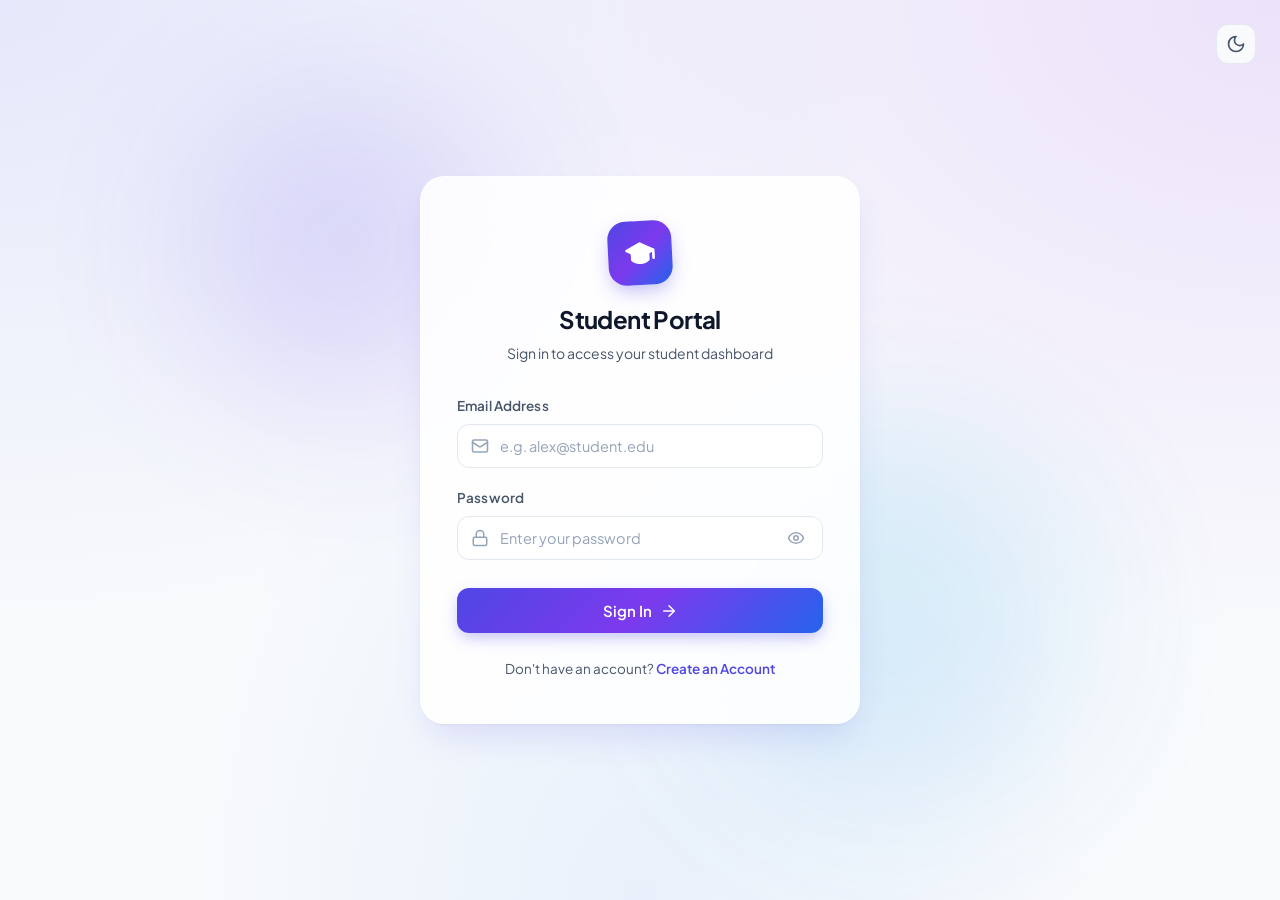
<file: frontend/index.html>
<!DOCTYPE html>
<html lang="en">
<head>
    <meta charset="UTF-8">
    <meta name="viewport" content="width=device-width, initial-scale=1.0">
    <title>Student Portal - Sign In</title>
    <link rel="stylesheet" href="css/style.css">
    <script src="js/theme.js"></script>
</head>
<body>

    <!-- Floating Theme Toggle -->
    <div class="auth-theme-toggle">
        <button type="button" class="theme-toggle-btn" aria-label="Toggle theme">
            <svg class="sun-icon" viewBox="0 0 24 24" fill="none" stroke="currentColor" stroke-width="2" stroke-linecap="round" stroke-linejoin="round">
                <circle cx="12" cy="12" r="4"></circle>
                <path d="M12 2v2"></path>
                <path d="M12 20v2"></path>
                <path d="m4.93 4.93 1.41 1.41"></path>
                <path d="m17.66 17.66 1.41 1.41"></path>
                <path d="M2 12h2"></path>
                <path d="M20 12h2"></path>
                <path d="m6.34 17.66-1.41 1.41"></path>
                <path d="m19.07 4.93-1.41 1.41"></path>
            </svg>
            <svg class="moon-icon" viewBox="0 0 24 24" fill="none" stroke="currentColor" stroke-width="2" stroke-linecap="round" stroke-linejoin="round">
                <path d="M12 3a6 6 0 0 0 9 9 9 9 0 1 1-9-9Z"></path>
            </svg>
        </button>
    </div>

    <div class="auth-container">

        <div class="auth-card">

            <div class="logo">
                <div class="logo-icon">
                    <svg viewBox="0 0 24 24" fill="none" stroke="currentColor" stroke-width="2" stroke-linecap="round" stroke-linejoin="round">
                        <path d="M22 10v6M2 10l10-5 10 5-10 5z"></path>
                        <path d="M6 12v5c3 3 9 3 12 0v-5"></path>
                    </svg>
                </div>
                <h1>Student Portal</h1>
                <p>Sign in to access your student dashboard</p>
            </div>

            <form id="loginForm">

                <div class="form-group">
                    <label for="email">Email Address</label>
                    <div class="input-wrapper">
                        <span class="input-icon">
                            <svg viewBox="0 0 24 24" fill="none" stroke="currentColor" stroke-width="2" stroke-linecap="round" stroke-linejoin="round">
                                <rect width="20" height="16" x="2" y="4" rx="2"></rect>
                                <path d="m22 7-8.97 5.7a1.94 1.94 0 0 1-2.06 0L2 7"></path>
                            </svg>
                        </span>
                        <input
                            type="email"
                            id="email"
                            placeholder="e.g. alex@student.edu"
                            required
                            autocomplete="email"
                        >
                    </div>
                </div>

                <div class="form-group">
                    <label for="password">Password</label>
                    <div class="input-wrapper has-toggle">
                        <span class="input-icon">
                            <svg viewBox="0 0 24 24" fill="none" stroke="currentColor" stroke-width="2" stroke-linecap="round" stroke-linejoin="round">
                                <rect width="18" height="11" x="3" y="11" rx="2" ry="2"></rect>
                                <path d="M7 11V7a5 5 0 0 1 10 0v4"></path>
                            </svg>
                        </span>
                        <input
                            type="password"
                            id="password"
                            placeholder="Enter your password"
                            required
                            autocomplete="current-password"
                        >
                        <button type="button" class="password-toggle-btn" id="togglePasswordBtn" aria-label="Toggle password visibility">
                            <svg id="eyeIcon" viewBox="0 0 24 24" fill="none" stroke="currentColor" stroke-width="2" stroke-linecap="round" stroke-linejoin="round">
                                <path d="M2 12s3-7 10-7 10 7 10 7-3 7-10 7-10-7-10-7Z"></path>
                                <circle cx="12" cy="12" r="3"></circle>
                            </svg>
                        </button>
                    </div>
                </div>

                <button type="submit" id="submitBtn" class="btn-primary">
                    <span>Sign In</span>
                    <svg viewBox="0 0 24 24" width="18" height="18" fill="none" stroke="currentColor" stroke-width="2" stroke-linecap="round" stroke-linejoin="round">
                        <path d="M5 12h14"></path>
                        <path d="m12 5 7 7-7 7"></path>
                    </svg>
                </button>

            </form>

            <div id="message" class="message"></div>

            <div class="auth-footer">
                <p>
                    Don't have an account?
                    <a href="register.html">Create an Account</a>
                </p>
            </div>

        </div>

    </div>

    <script src="js/login.js"></script>

</body>
</html>
</file>
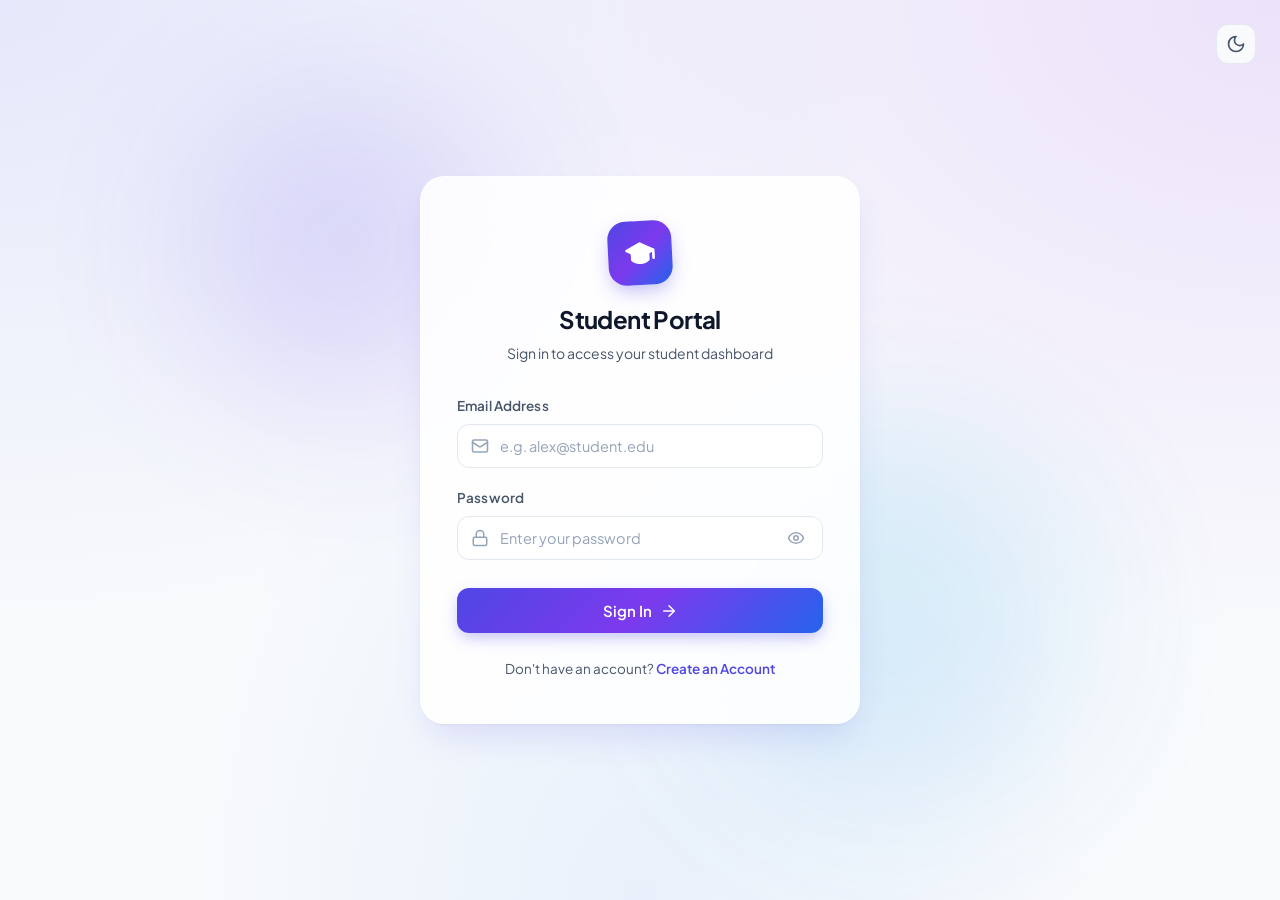
<file: frontend/dashboard.html>
<!DOCTYPE html>
<html lang="en">
<head>
    <meta charset="UTF-8">
    <meta name="viewport" content="width=device-width, initial-scale=1.0">
    <title>Student Portal - Dashboard</title>
    <link rel="stylesheet" href="css/style.css">
    <script src="js/theme.js"></script>
</head>
<body>

    <div class="dashboard">

        <!-- Top Navigation Bar -->
        <header class="dashboard-header">

            <div class="brand-wrapper">
                <div class="brand-icon">
                    <svg viewBox="0 0 24 24" fill="none" stroke="currentColor" stroke-width="2" stroke-linecap="round" stroke-linejoin="round">
                        <path d="M22 10v6M2 10l10-5 10 5-10 5z"></path>
                        <path d="M6 12v5c3 3 9 3 12 0v-5"></path>
                    </svg>
                </div>
                <div>
                    <h1>Student Portal</h1>
                    <p>Student Management System</p>
                </div>
            </div>

            <div class="nav-actions">
                <button type="button" class="theme-toggle-btn" aria-label="Toggle theme">
                    <svg class="sun-icon" viewBox="0 0 24 24" fill="none" stroke="currentColor" stroke-width="2" stroke-linecap="round" stroke-linejoin="round">
                        <circle cx="12" cy="12" r="4"></circle>
                        <path d="M12 2v2"></path>
                        <path d="M12 20v2"></path>
                        <path d="m4.93 4.93 1.41 1.41"></path>
                        <path d="m17.66 17.66 1.41 1.41"></path>
                        <path d="M2 12h2"></path>
                        <path d="M20 12h2"></path>
                        <path d="m6.34 17.66-1.41 1.41"></path>
                        <path d="m19.07 4.93-1.41 1.41"></path>
                    </svg>
                    <svg class="moon-icon" viewBox="0 0 24 24" fill="none" stroke="currentColor" stroke-width="2" stroke-linecap="round" stroke-linejoin="round">
                        <path d="M12 3a6 6 0 0 0 9 9 9 9 0 1 1-9-9Z"></path>
                    </svg>
                </button>

                <div class="status-badge">
                    <span class="status-dot"></span>
                    <span>Active Session</span>
                </div>

                <button id="logoutButton" class="btn-logout" aria-label="Sign out">
                    <svg viewBox="0 0 24 24" fill="none" stroke="currentColor" stroke-width="2" stroke-linecap="round" stroke-linejoin="round">
                        <path d="M9 21H5a2 2 0 0 1-2-2V5a2 2 0 0 1 2-2h4"></path>
                        <polyline points="16 17 21 12 16 7"></polyline>
                        <line x1="21" x2="9" y1="12" y2="12"></line>
                    </svg>
                    <span>Sign Out</span>
                </button>
            </div>

        </header>

        <!-- Main Dashboard View -->
        <main class="dashboard-content">

            <!-- Welcome Hero Section -->
            <div class="welcome-section">
                <div class="welcome-text">
                    <h2 id="welcomeMessage">Welcome!</h2>
                    <p>Access and verify your official student credentials and records below.</p>
                </div>
                <div class="hero-pill-badge">
                    <svg viewBox="0 0 24 24" width="16" height="16" fill="none" stroke="currentColor" stroke-width="2" stroke-linecap="round" stroke-linejoin="round">
                        <rect width="18" height="18" x="3" y="4" rx="2" ry="2"></rect>
                        <line x1="16" x2="16" y1="2" y2="6"></line>
                        <line x1="8" x2="8" y1="2" y2="6"></line>
                        <line x1="3" x2="21" y1="10" y2="10"></line>
                    </svg>
                    <span id="currentDateBadge">Academic Year 2026-2027</span>
                </div>
            </div>

            <!-- Loading Indicator -->
            <div id="loading" class="loading">
                <div class="spinner"></div>
                <p>Loading your student profile...</p>
            </div>

            <!-- Student Profile Card -->
            <div id="studentDetails" class="student-card" style="display: none;">

                <div class="profile-section">
                    <div class="profile-avatar-wrapper">
                        <div id="profileInitial" class="profile-avatar">S</div>
                        <div class="avatar-online-badge"></div>
                    </div>

                    <div class="profile-info">
                        <div class="profile-info-header">
                            <h2 id="studentName">Student Name</h2>
                            <span class="verified-tag">
                                <svg viewBox="0 0 24 24" fill="none" stroke="currentColor" stroke-width="2.5" stroke-linecap="round" stroke-linejoin="round">
                                    <polyline points="20 6 9 17 4 12"></polyline>
                                </svg>
                                Verified Student
                            </span>
                        </div>
                        <p>
                            <svg viewBox="0 0 24 24" width="15" height="15" fill="none" stroke="currentColor" stroke-width="2" stroke-linecap="round" stroke-linejoin="round">
                                <rect width="20" height="16" x="2" y="4" rx="2"></rect>
                                <path d="m22 7-8.97 5.7a1.94 1.94 0 0 1-2.06 0L2 7"></path>
                            </svg>
                            <span id="studentEmail">student@email.com</span>
                        </p>
                    </div>
                </div>

                <!-- Bento Grid for Details -->
                <div class="details-grid">

                    <div class="detail-item">
                        <div class="detail-icon-box icon-id">
                            <svg viewBox="0 0 24 24" fill="none" stroke="currentColor" stroke-width="2" stroke-linecap="round" stroke-linejoin="round">
                                <rect width="18" height="14" x="3" y="5" rx="2"></rect>
                                <circle cx="9" cy="11" r="2"></circle>
                                <path d="M15 9h2"></path>
                                <path d="M15 13h2"></path>
                            </svg>
                        </div>
                        <div class="detail-content">
                            <span class="detail-label">Student ID</span>
                            <span id="studentId" class="detail-value">-</span>
                        </div>
                    </div>

                    <div class="detail-item">
                        <div class="detail-icon-box icon-dept">
                            <svg viewBox="0 0 24 24" fill="none" stroke="currentColor" stroke-width="2" stroke-linecap="round" stroke-linejoin="round">
                                <path d="M22 10v6M2 10l10-5 10 5-10 5z"></path>
                                <path d="M6 12v5c3 3 9 3 12 0v-5"></path>
                            </svg>
                        </div>
                        <div class="detail-content">
                            <span class="detail-label">Department</span>
                            <span id="studentDepartment" class="detail-value">-</span>
                        </div>
                    </div>

                    <div class="detail-item">
                        <div class="detail-icon-box icon-year">
                            <svg viewBox="0 0 24 24" fill="none" stroke="currentColor" stroke-width="2" stroke-linecap="round" stroke-linejoin="round">
                                <rect width="18" height="18" x="3" y="4" rx="2" ry="2"></rect>
                                <line x1="16" x2="16" y1="2" y2="6"></line>
                                <line x1="8" x2="8" y1="2" y2="6"></line>
                                <line x1="3" x2="21" y1="10" y2="10"></line>
                            </svg>
                        </div>
                        <div class="detail-content">
                            <span class="detail-label">Academic Year</span>
                            <span id="studentYear" class="detail-value">-</span>
                        </div>
                    </div>

                    <div class="detail-item">
                        <div class="detail-icon-box icon-email">
                            <svg viewBox="0 0 24 24" fill="none" stroke="currentColor" stroke-width="2" stroke-linecap="round" stroke-linejoin="round">
                                <rect width="20" height="16" x="2" y="4" rx="2"></rect>
                                <path d="m22 7-8.97 5.7a1.94 1.94 0 0 1-2.06 0L2 7"></path>
                            </svg>
                        </div>
                        <div class="detail-content">
                            <span class="detail-label">Registered Email</span>
                            <span id="studentEmailDetails" class="detail-value">-</span>
                        </div>
                    </div>

                </div>

                <!-- Academic Metadata Highlights -->
                <div class="portal-meta-cards">
                    <div class="meta-card">
                        <div class="meta-card-icon">
                            <svg viewBox="0 0 24 24" fill="none" stroke="currentColor" stroke-width="2" stroke-linecap="round" stroke-linejoin="round">
                                <path d="M12 22s8-4 8-10V5l-8-3-8 3v7c0 6 8 10 8 10z"></path>
                            </svg>
                        </div>
                        <div class="meta-card-info">
                            <h4>Account Status</h4>
                            <p>Active & Enrolled</p>
                        </div>
                    </div>

                    <div class="meta-card">
                        <div class="meta-card-icon">
                            <svg viewBox="0 0 24 24" fill="none" stroke="currentColor" stroke-width="2" stroke-linecap="round" stroke-linejoin="round">
                                <circle cx="12" cy="12" r="10"></circle>
                                <polyline points="12 6 12 12 16 14"></polyline>
                            </svg>
                        </div>
                        <div class="meta-card-info">
                            <h4>Enrollment Term</h4>
                            <p>Full-Time Regular</p>
                        </div>
                    </div>

                    <div class="meta-card">
                        <div class="meta-card-icon">
                            <svg viewBox="0 0 24 24" fill="none" stroke="currentColor" stroke-width="2" stroke-linecap="round" stroke-linejoin="round">
                                <path d="M4 19.5v-15A2.5 2.5 0 0 1 6.5 2H20v20H6.5a2.5 2.5 0 0 1-2.5-2.5Z"></path>
                                <path d="M6 6h10"></path>
                                <path d="M6 10h10"></path>
                            </svg>
                        </div>
                        <div class="meta-card-info">
                            <h4>Portal Access</h4>
                            <p>Standard Student Tier</p>
                        </div>
                    </div>
                </div>

            </div>

            <!-- Error Banner Container -->
            <div id="errorMessage" class="message error"></div>

        </main>

    </div>

    <script src="js/dashboard.js"></script>

</body>
</html>
</file>
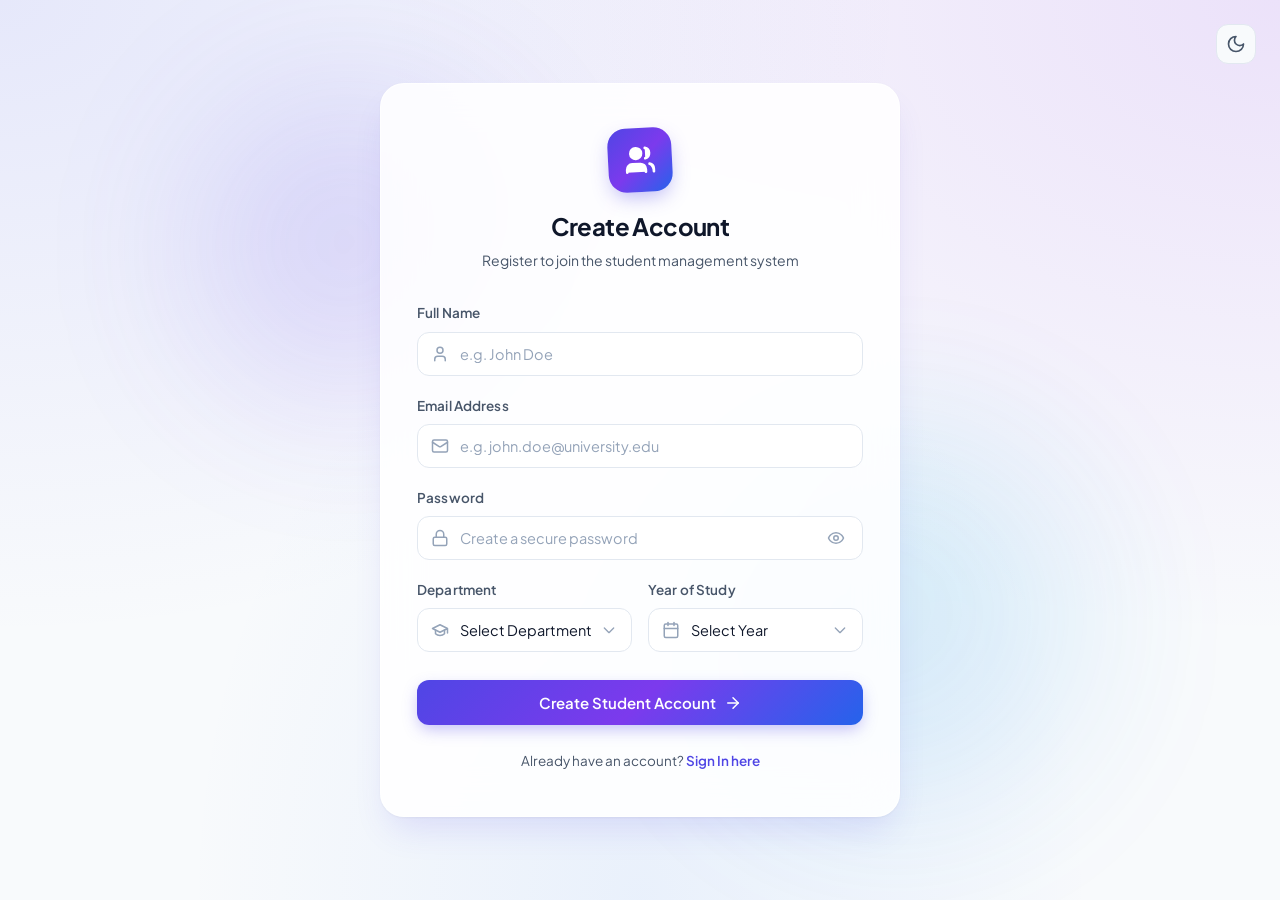
<file: frontend/register.html>
<!DOCTYPE html>
<html lang="en">
<head>
    <meta charset="UTF-8">
    <meta name="viewport" content="width=device-width, initial-scale=1.0">
    <title>Student Portal - Registration</title>
    <link rel="stylesheet" href="css/style.css">
    <script src="js/theme.js"></script>
</head>
<body>

    <!-- Floating Theme Toggle -->
    <div class="auth-theme-toggle">
        <button type="button" class="theme-toggle-btn" aria-label="Toggle theme">
            <svg class="sun-icon" viewBox="0 0 24 24" fill="none" stroke="currentColor" stroke-width="2" stroke-linecap="round" stroke-linejoin="round">
                <circle cx="12" cy="12" r="4"></circle>
                <path d="M12 2v2"></path>
                <path d="M12 20v2"></path>
                <path d="m4.93 4.93 1.41 1.41"></path>
                <path d="m17.66 17.66 1.41 1.41"></path>
                <path d="M2 12h2"></path>
                <path d="M20 12h2"></path>
                <path d="m6.34 17.66-1.41 1.41"></path>
                <path d="m19.07 4.93-1.41 1.41"></path>
            </svg>
            <svg class="moon-icon" viewBox="0 0 24 24" fill="none" stroke="currentColor" stroke-width="2" stroke-linecap="round" stroke-linejoin="round">
                <path d="M12 3a6 6 0 0 0 9 9 9 9 0 1 1-9-9Z"></path>
            </svg>
        </button>
    </div>

    <div class="auth-container">

        <div class="auth-card register-card">

            <div class="logo">
                <div class="logo-icon">
                    <svg viewBox="0 0 24 24" fill="none" stroke="currentColor" stroke-width="2" stroke-linecap="round" stroke-linejoin="round">
                        <path d="M16 21v-2a4 4 0 0 0-4-4H6a4 4 0 0 0-4 4v2"></path>
                        <circle cx="9" cy="7" r="4"></circle>
                        <path d="M22 21v-2a4 4 0 0 0-3-3.87"></path>
                        <path d="M16 3.13a4 4 0 0 1 0 7.75"></path>
                    </svg>
                </div>
                <h1>Create Account</h1>
                <p>Register to join the student management system</p>
            </div>

            <form id="registerForm">

                <div class="form-group">
                    <label for="name">Full Name</label>
                    <div class="input-wrapper">
                        <span class="input-icon">
                            <svg viewBox="0 0 24 24" fill="none" stroke="currentColor" stroke-width="2" stroke-linecap="round" stroke-linejoin="round">
                                <path d="M19 21v-2a4 4 0 0 0-4-4H9a4 4 0 0 0-4 4v2"></path>
                                <circle cx="12" cy="7" r="4"></circle>
                            </svg>
                        </span>
                        <input
                            type="text"
                            id="name"
                            placeholder="e.g. John Doe"
                            required
                            autocomplete="name"
                        >
                    </div>
                </div>

                <div class="form-group">
                    <label for="email">Email Address</label>
                    <div class="input-wrapper">
                        <span class="input-icon">
                            <svg viewBox="0 0 24 24" fill="none" stroke="currentColor" stroke-width="2" stroke-linecap="round" stroke-linejoin="round">
                                <rect width="20" height="16" x="2" y="4" rx="2"></rect>
                                <path d="m22 7-8.97 5.7a1.94 1.94 0 0 1-2.06 0L2 7"></path>
                            </svg>
                        </span>
                        <input
                            type="email"
                            id="email"
                            placeholder="e.g. john.doe@university.edu"
                            required
                            autocomplete="email"
                        >
                    </div>
                </div>

                <div class="form-group">
                    <label for="password">Password</label>
                    <div class="input-wrapper has-toggle">
                        <span class="input-icon">
                            <svg viewBox="0 0 24 24" fill="none" stroke="currentColor" stroke-width="2" stroke-linecap="round" stroke-linejoin="round">
                                <rect width="18" height="11" x="3" y="11" rx="2" ry="2"></rect>
                                <path d="M7 11V7a5 5 0 0 1 10 0v4"></path>
                            </svg>
                        </span>
                        <input
                            type="password"
                            id="password"
                            placeholder="Create a secure password"
                            required
                            autocomplete="new-password"
                        >
                        <button type="button" class="password-toggle-btn" id="togglePasswordBtn" aria-label="Toggle password visibility">
                            <svg id="eyeIcon" viewBox="0 0 24 24" fill="none" stroke="currentColor" stroke-width="2" stroke-linecap="round" stroke-linejoin="round">
                                <path d="M2 12s3-7 10-7 10 7 10 7-3 7-10 7-10-7-10-7Z"></path>
                                <circle cx="12" cy="12" r="3"></circle>
                            </svg>
                        </button>
                    </div>
                </div>

                <div class="form-row">
                    <div class="form-group">
                        <label for="department">Department</label>
                        <div class="input-wrapper">
                            <span class="input-icon">
                                <svg viewBox="0 0 24 24" fill="none" stroke="currentColor" stroke-width="2" stroke-linecap="round" stroke-linejoin="round">
                                    <path d="M22 10v6M2 10l10-5 10 5-10 5z"></path>
                                    <path d="M6 12v5c3 3 9 3 12 0v-5"></path>
                                </svg>
                            </span>
                            <select id="department" required>
                                <option value="">Select Department</option>
                                <option value="IT">Information Technology</option>
                                <option value="CSE">Computer Science Engineering</option>
                                <option value="ECE">Electronics and Communication</option>
                                <option value="EEE">Electrical and Electronics</option>
                                <option value="MECH">Mechanical Engineering</option>
                                <option value="CIVIL">Civil Engineering</option>
                            </select>
                        </div>
                    </div>

                    <div class="form-group">
                        <label for="year">Year of Study</label>
                        <div class="input-wrapper">
                            <span class="input-icon">
                                <svg viewBox="0 0 24 24" fill="none" stroke="currentColor" stroke-width="2" stroke-linecap="round" stroke-linejoin="round">
                                    <rect width="18" height="18" x="3" y="4" rx="2" ry="2"></rect>
                                    <line x1="16" x2="16" y1="2" y2="6"></line>
                                    <line x1="8" x2="8" y1="2" y2="6"></line>
                                    <line x1="3" x2="21" y1="10" y2="10"></line>
                                </svg>
                            </span>
                            <select id="year" required>
                                <option value="">Select Year</option>
                                <option value="1">1st Year (Freshman)</option>
                                <option value="2">2nd Year (Sophomore)</option>
                                <option value="3">3rd Year (Junior)</option>
                                <option value="4">4th Year (Senior)</option>
                            </select>
                        </div>
                    </div>
                </div>

                <button type="submit" id="registerSubmitBtn" class="btn-primary">
                    <span>Create Student Account</span>
                    <svg viewBox="0 0 24 24" width="18" height="18" fill="none" stroke="currentColor" stroke-width="2" stroke-linecap="round" stroke-linejoin="round">
                        <path d="M5 12h14"></path>
                        <path d="m12 5 7 7-7 7"></path>
                    </svg>
                </button>

            </form>

            <div id="message" class="message"></div>

            <div class="auth-footer">
                <p>
                    Already have an account?
                    <a href="index.html">Sign In here</a>
                </p>
            </div>

        </div>

    </div>

    <script src="js/register.js"></script>

</body>
</html>
</file>
<file: frontend/css/style.css>
@import url('https://fonts.googleapis.com/css2?family=Plus+Jakarta+Sans:wght@300;400;500;600;700;800&display=swap');

/* ==========================================================================
   CSS VARIABLES & DESIGN TOKENS (LIGHT THEME DEFAULT)
   ========================================================================== */
:root {
    /* Color Palette */
    --primary: #4f46e5;
    --primary-hover: #4338ca;
    --primary-light: #eef2ff;
    --primary-glow: rgba(79, 70, 229, 0.25);
    
    --accent: #06b6d4;
    --accent-gradient: linear-gradient(135deg, #4f46e5 0%, #7c3aed 50%, #2563eb 100%);
    --bg-gradient: radial-gradient(at 0% 0%, rgba(99, 102, 241, 0.12) 0px, transparent 50%),
                    radial-gradient(at 100% 0%, rgba(147, 51, 234, 0.12) 0px, transparent 50%),
                    radial-gradient(at 50% 100%, rgba(59, 130, 246, 0.08) 0px, transparent 50%),
                    #f8fafc;
    
    /* Surface Colors */
    --surface-bg: rgba(255, 255, 255, 0.88);
    --surface-solid: #ffffff;
    --surface-subtle: #f8fafc;
    --surface-hover: #f1f5f9;
    --surface-input: #ffffff;
    
    /* Text Hierarchy */
    --text-primary: #0f172a;
    --text-secondary: #475569;
    --text-muted: #94a3b8;
    --text-inverse: #ffffff;
    
    /* Border & Separators */
    --border-subtle: #e2e8f0;
    --border-light: rgba(255, 255, 255, 0.7);
    --border-focus: #6366f1;
    
    /* Status Colors */
    --success: #10b981;
    --success-bg: #ecfdf5;
    --success-border: #a7f3d0;
    --success-text: #065f46;
    
    --error: #ef4444;
    --error-bg: #fef2f2;
    --error-border: #fecaca;
    --error-text: #991b1b;
    
    --info: #3b82f6;
    --info-bg: #eff6ff;
    --info-border: #bfdbfe;
    --info-text: #1e40af;
    
    /* Shadows */
    --shadow-sm: 0 1px 2px 0 rgba(0, 0, 0, 0.05);
    --shadow-md: 0 4px 6px -1px rgba(0, 0, 0, 0.07), 0 2px 4px -2px rgba(0, 0, 0, 0.05);
    --shadow-lg: 0 10px 25px -5px rgba(15, 23, 42, 0.08), 0 8px 10px -6px rgba(15, 23, 42, 0.04);
    --shadow-xl: 0 20px 35px -10px rgba(79, 70, 229, 0.15), 0 1px 3px 0 rgba(0, 0, 0, 0.05);
    --shadow-card: 0 12px 30px -8px rgba(0, 0, 0, 0.07), 0 4px 12px -2px rgba(0, 0, 0, 0.03);

    /* Radii */
    --radius-sm: 8px;
    --radius-md: 12px;
    --radius-lg: 18px;
    --radius-xl: 24px;
    --radius-full: 9999px;
    
    /* Transitions */
    --transition-fast: 150ms cubic-bezier(0.4, 0, 0.2, 1);
    --transition-base: 250ms cubic-bezier(0.4, 0, 0.2, 1);
    --transition-bounce: 350ms cubic-bezier(0.34, 1.56, 0.64, 1);
    
    /* Select chevron color */
    --select-chevron: "%2364748b";
}

/* ==========================================================================
   DARK THEME VARIABLES
   ========================================================================== */
[data-theme="dark"] {
    --primary: #6366f1;
    --primary-hover: #4f46e5;
    --primary-light: rgba(99, 102, 241, 0.15);
    --primary-glow: rgba(99, 102, 241, 0.35);
    
    --bg-gradient: radial-gradient(at 0% 0%, rgba(99, 102, 241, 0.15) 0px, transparent 50%),
                    radial-gradient(at 100% 0%, rgba(147, 51, 234, 0.15) 0px, transparent 50%),
                    radial-gradient(at 50% 100%, rgba(59, 130, 246, 0.1) 0px, transparent 50%),
                    #090d16;
    
    /* Dark Surfaces */
    --surface-bg: rgba(17, 24, 39, 0.85);
    --surface-solid: #111827;
    --surface-subtle: #1f2937;
    --surface-hover: #374151;
    --surface-input: #0f172a;
    
    /* Text Hierarchy */
    --text-primary: #f8fafc;
    --text-secondary: #cbd5e1;
    --text-muted: #64748b;
    --text-inverse: #ffffff;
    
    /* Border & Separators */
    --border-subtle: #1e293b;
    --border-light: rgba(255, 255, 255, 0.08);
    --border-focus: #818cf8;
    
    /* Status Colors */
    --success: #34d399;
    --success-bg: rgba(6, 95, 70, 0.25);
    --success-border: rgba(52, 211, 153, 0.3);
    --success-text: #6ee7b7;
    
    --error: #f87171;
    --error-bg: rgba(153, 27, 27, 0.25);
    --error-border: rgba(248, 113, 113, 0.3);
    --error-text: #fca5a5;
    
    --info: #60a5fa;
    --info-bg: rgba(30, 64, 175, 0.25);
    --info-border: rgba(96, 165, 250, 0.3);
    --info-text: #93c5fd;
    
    /* Shadows */
    --shadow-sm: 0 1px 2px 0 rgba(0, 0, 0, 0.4);
    --shadow-md: 0 4px 6px -1px rgba(0, 0, 0, 0.5), 0 2px 4px -2px rgba(0, 0, 0, 0.4);
    --shadow-lg: 0 10px 25px -5px rgba(0, 0, 0, 0.6), 0 8px 10px -6px rgba(0, 0, 0, 0.4);
    --shadow-xl: 0 20px 35px -10px rgba(0, 0, 0, 0.7), 0 1px 3px 0 rgba(0, 0, 0, 0.4);
    --shadow-card: 0 12px 30px -8px rgba(0, 0, 0, 0.5), 0 4px 12px -2px rgba(0, 0, 0, 0.3);

    --select-chevron: "%2394a3b8";
}

/* ==========================================================================
   BASE & RESET
   ========================================================================== */
* {
    margin: 0;
    padding: 0;
    box-sizing: border-box;
}

html {
    font-size: 16px;
    scroll-behavior: smooth;
    transition: background-color var(--transition-base), color var(--transition-base);
}

body {
    font-family: 'Plus Jakarta Sans', -apple-system, BlinkMacSystemFont, 'Segoe UI', Roboto, Helvetica, Arial, sans-serif;
    background: var(--bg-gradient);
    background-attachment: fixed;
    color: var(--text-primary);
    min-height: 100vh;
    line-height: 1.5;
    -webkit-font-smoothing: antialiased;
    -moz-osx-font-smoothing: grayscale;
    transition: background var(--transition-base), color var(--transition-base);
}

/* ==========================================================================
   THEME TOGGLE BUTTON
   ========================================================================== */
.theme-toggle-btn {
    width: 40px;
    height: 40px;
    border-radius: var(--radius-md);
    background: var(--surface-subtle);
    border: 1px solid var(--border-subtle);
    color: var(--text-secondary);
    display: inline-flex;
    align-items: center;
    justify-content: center;
    cursor: pointer;
    transition: all var(--transition-base);
    flex-shrink: 0;
}

.theme-toggle-btn:hover {
    background: var(--surface-hover);
    color: var(--primary);
    transform: rotate(15deg) scale(1.05);
    border-color: var(--border-focus);
}

.theme-toggle-btn svg {
    width: 20px;
    height: 20px;
}

/* Sun & Moon display based on theme */
.theme-toggle-btn .sun-icon {
    display: none;
}
.theme-toggle-btn .moon-icon {
    display: block;
}

[data-theme="dark"] .theme-toggle-btn .sun-icon {
    display: block;
}
[data-theme="dark"] .theme-toggle-btn .moon-icon {
    display: none;
}

/* Floating theme switch for auth pages */
.auth-theme-toggle {
    position: absolute;
    top: 24px;
    right: 24px;
    z-index: 10;
}

/* ==========================================================================
   AUTHENTICATION LAYOUT (LOGIN & REGISTER)
   ========================================================================== */
.auth-container {
    min-height: 100vh;
    display: flex;
    justify-content: center;
    align-items: center;
    padding: 32px 20px;
    position: relative;
    overflow: hidden;
}

/* Ambient background shapes */
.auth-container::before,
.auth-container::after {
    content: '';
    position: absolute;
    border-radius: 50%;
    filter: blur(80px);
    z-index: 0;
    pointer-events: none;
    opacity: 0.6;
}

.auth-container::before {
    width: 320px;
    height: 320px;
    background: linear-gradient(135deg, rgba(79, 70, 229, 0.3), rgba(124, 58, 237, 0.2));
    top: 10%;
    left: 15%;
    animation: floatOrb 12s ease-in-out infinite alternate;
}

.auth-container::after {
    width: 380px;
    height: 380px;
    background: linear-gradient(135deg, rgba(6, 182, 212, 0.25), rgba(59, 130, 246, 0.2));
    bottom: 10%;
    right: 15%;
    animation: floatOrb 14s ease-in-out infinite alternate-reverse;
}

[data-theme="dark"] .auth-container::before {
    opacity: 0.35;
}

[data-theme="dark"] .auth-container::after {
    opacity: 0.35;
}

@keyframes floatOrb {
    0% { transform: translate(0, 0) scale(1); }
    100% { transform: translate(30px, -40px) scale(1.08); }
}

.auth-card {
    width: 100%;
    max-width: 440px;
    background: var(--surface-bg);
    backdrop-filter: blur(20px);
    -webkit-backdrop-filter: blur(20px);
    border: 1px solid var(--border-light);
    border-radius: var(--radius-xl);
    padding: 44px 36px;
    box-shadow: var(--shadow-xl);
    position: relative;
    z-index: 1;
    animation: slideUpFade 0.5s ease-out;
}

.register-card {
    max-width: 520px;
}

@keyframes slideUpFade {
    from {
        opacity: 0;
        transform: translateY(20px);
    }
    to {
        opacity: 1;
        transform: translateY(0);
    }
}

/* Brand Logo */
.logo {
    text-align: center;
    margin-bottom: 32px;
}

.logo-icon {
    width: 64px;
    height: 64px;
    margin: 0 auto 16px;
    border-radius: var(--radius-lg);
    display: flex;
    justify-content: center;
    align-items: center;
    background: var(--accent-gradient);
    color: var(--text-inverse);
    font-size: 26px;
    font-weight: 800;
    box-shadow: 0 8px 20px -4px rgba(79, 70, 229, 0.4);
    transform: rotate(-3deg);
    transition: transform var(--transition-bounce);
}

.logo-icon:hover {
    transform: rotate(0deg) scale(1.06);
}

.logo-icon svg {
    width: 32px;
    height: 32px;
    fill: currentColor;
}

.logo h1 {
    font-size: 24px;
    font-weight: 700;
    color: var(--text-primary);
    letter-spacing: -0.025em;
    margin-bottom: 6px;
}

.logo p {
    color: var(--text-secondary);
    font-size: 14px;
    font-weight: 400;
}

/* ==========================================================================
   FORM CONTROLS & INPUTS
   ========================================================================== */
.form-group {
    margin-bottom: 20px;
    position: relative;
}

.form-group label {
    display: block;
    margin-bottom: 8px;
    font-size: 13.5px;
    font-weight: 600;
    color: var(--text-secondary);
    letter-spacing: 0.01em;
}

.input-wrapper {
    position: relative;
    display: flex;
    align-items: center;
}

.input-icon {
    position: absolute;
    left: 14px;
    top: 50%;
    transform: translateY(-50%);
    color: var(--text-muted);
    display: flex;
    align-items: center;
    justify-content: center;
    pointer-events: none;
    transition: color var(--transition-fast);
}

.input-icon svg {
    width: 18px;
    height: 18px;
}

.form-group input,
.form-group select {
    width: 100%;
    padding: 12px 14px;
    font-family: inherit;
    font-size: 14.5px;
    color: var(--text-primary);
    background: var(--surface-input);
    border: 1.5px solid var(--border-subtle);
    border-radius: var(--radius-md);
    outline: none;
    transition: all var(--transition-base);
}

/* Accommodate icons if wrapper used */
.input-wrapper input,
.input-wrapper select {
    padding-left: 42px;
}

.input-wrapper.has-toggle input {
    padding-right: 44px;
}

.form-group input::placeholder {
    color: var(--text-muted);
    font-weight: 400;
}

.form-group select {
    appearance: none;
    -webkit-appearance: none;
    cursor: pointer;
    background-image: url("data:image/svg+xml,%3Csvg xmlns='http://www.w3.org/2000/svg' fill='none' viewBox='0 0 24 24' stroke='%2394a3b8'%3E%3Cpath stroke-linecap='round' stroke-linejoin='round' stroke-width='2' d='M19 9l-7 7-7-7'%3E%3C/path%3E%3C/svg%3E");
    background-repeat: no-repeat;
    background-position: right 14px center;
    background-size: 16px;
    padding-right: 40px;
}

.form-group select option {
    background: var(--surface-solid);
    color: var(--text-primary);
}

.form-group input:hover,
.form-group select:hover {
    border-color: #64748b;
}

.form-group input:focus,
.form-group select:focus {
    border-color: var(--primary);
    background: var(--surface-input);
    box-shadow: 0 0 0 4px var(--primary-glow);
}

.form-group input:focus ~ .input-icon,
.form-group select:focus ~ .input-icon {
    color: var(--primary);
}

/* Password Visibility Toggle Button */
.password-toggle-btn {
    position: absolute;
    right: 12px;
    top: 50%;
    transform: translateY(-50%);
    background: none;
    border: none;
    padding: 6px;
    cursor: pointer;
    color: var(--text-muted);
    border-radius: var(--radius-sm);
    display: flex;
    align-items: center;
    justify-content: center;
    transition: color var(--transition-fast), background var(--transition-fast);
}

.password-toggle-btn:hover {
    color: var(--text-primary);
    background: var(--surface-hover);
}

.password-toggle-btn svg {
    width: 18px;
    height: 18px;
}

/* Form Row for 2-column input layouts */
.form-row {
    display: grid;
    grid-template-columns: 1fr 1fr;
    gap: 16px;
}

/* ==========================================================================
   BUTTONS
   ========================================================================== */
.btn-primary {
    width: 100%;
    padding: 13px 24px;
    font-family: inherit;
    font-size: 15px;
    font-weight: 600;
    color: var(--text-inverse);
    background: var(--accent-gradient);
    border: none;
    border-radius: var(--radius-md);
    cursor: pointer;
    box-shadow: 0 6px 16px -2px rgba(79, 70, 229, 0.35);
    transition: all var(--transition-base);
    display: inline-flex;
    align-items: center;
    justify-content: center;
    gap: 8px;
    margin-top: 8px;
}

.btn-primary:hover {
    transform: translateY(-2px);
    box-shadow: 0 10px 22px -3px rgba(79, 70, 229, 0.45);
    filter: brightness(1.03);
}

.btn-primary:active {
    transform: translateY(0);
    box-shadow: 0 4px 10px -2px rgba(79, 70, 229, 0.3);
}

.btn-primary:disabled {
    opacity: 0.65;
    cursor: not-allowed;
    transform: none;
    box-shadow: none;
}

.btn-logout {
    padding: 9px 18px;
    font-family: inherit;
    font-size: 13.5px;
    font-weight: 600;
    color: #ef4444;
    background: rgba(239, 68, 68, 0.1);
    border: 1px solid rgba(239, 68, 68, 0.25);
    border-radius: var(--radius-md);
    cursor: pointer;
    transition: all var(--transition-base);
    display: inline-flex;
    align-items: center;
    gap: 8px;
}

.btn-logout:hover {
    background: #ef4444;
    border-color: #ef4444;
    color: #ffffff;
    box-shadow: 0 4px 12px -1px rgba(239, 68, 68, 0.35);
    transform: translateY(-1px);
}

.btn-logout svg {
    width: 16px;
    height: 16px;
}

/* ==========================================================================
   STATUS & FEEDBACK MESSAGES
   ========================================================================== */
.message {
    margin-top: 18px;
    padding: 12px 16px;
    border-radius: var(--radius-md);
    font-size: 13.5px;
    font-weight: 500;
    display: none;
    animation: messageFadeIn 0.3s ease-out;
}

@keyframes messageFadeIn {
    from {
        opacity: 0;
        transform: translateY(-6px);
    }
    to {
        opacity: 1;
        transform: translateY(0);
    }
}

.message.success {
    display: flex;
    align-items: center;
    justify-content: center;
    gap: 8px;
    background: var(--success-bg);
    color: var(--success-text);
    border: 1px solid var(--success-border);
}

.message.error {
    display: flex;
    align-items: center;
    justify-content: center;
    gap: 8px;
    background: var(--error-bg);
    color: var(--error-text);
    border: 1px solid var(--error-border);
}

.message.info {
    display: flex;
    align-items: center;
    justify-content: center;
    gap: 8px;
    background: var(--info-bg);
    color: var(--info-text);
    border: 1px solid var(--info-border);
}

/* Footer note & links */
.auth-footer {
    margin-top: 26px;
    text-align: center;
    font-size: 13.5px;
    color: var(--text-secondary);
}

.auth-footer a {
    color: var(--primary);
    text-decoration: none;
    font-weight: 600;
    transition: color var(--transition-fast);
}

.auth-footer a:hover {
    color: var(--primary-hover);
    text-decoration: underline;
}

/* ==========================================================================
   DASHBOARD PORTAL LAYOUT
   ========================================================================== */
.dashboard {
    min-height: 100vh;
    display: flex;
    flex-direction: column;
}

/* Top Navbar */
.dashboard-header {
    background: var(--surface-bg);
    backdrop-filter: blur(16px);
    -webkit-backdrop-filter: blur(16px);
    border-bottom: 1px solid var(--border-subtle);
    padding: 16px 36px;
    display: flex;
    justify-content: space-between;
    align-items: center;
    position: sticky;
    top: 0;
    z-index: 100;
}

.brand-wrapper {
    display: flex;
    align-items: center;
    gap: 14px;
}

.brand-icon {
    width: 42px;
    height: 42px;
    border-radius: var(--radius-md);
    background: var(--accent-gradient);
    color: var(--text-inverse);
    display: flex;
    align-items: center;
    justify-content: center;
    font-size: 20px;
    font-weight: 800;
    box-shadow: 0 4px 12px -2px rgba(79, 70, 229, 0.35);
}

.brand-icon svg {
    width: 22px;
    height: 22px;
}

.dashboard-header h1 {
    font-size: 18px;
    font-weight: 700;
    color: var(--text-primary);
    line-height: 1.2;
}

.dashboard-header p {
    color: var(--text-muted);
    font-size: 12.5px;
    font-weight: 500;
}

.nav-actions {
    display: flex;
    align-items: center;
    gap: 14px;
}

.status-badge {
    display: inline-flex;
    align-items: center;
    gap: 6px;
    padding: 6px 12px;
    background: var(--success-bg);
    color: var(--success-text);
    border: 1px solid var(--success-border);
    border-radius: var(--radius-full);
    font-size: 12px;
    font-weight: 600;
}

.status-dot {
    width: 8px;
    height: 8px;
    border-radius: 50%;
    background: #10b981;
    box-shadow: 0 0 0 3px rgba(16, 185, 129, 0.2);
    animation: pulseDot 2s infinite;
}

@keyframes pulseDot {
    0%, 100% { transform: scale(1); opacity: 1; }
    50% { transform: scale(1.2); opacity: 0.75; }
}

/* Dashboard Content Area */
.dashboard-content {
    max-width: 1040px;
    width: 100%;
    margin: 32px auto;
    padding: 0 24px 48px;
    flex: 1;
}

/* Hero Welcome Section */
.welcome-section {
    background: linear-gradient(135deg, #3730a3 0%, #4338ca 45%, #4f46e5 100%);
    border-radius: var(--radius-xl);
    padding: 32px 36px;
    color: var(--text-inverse);
    box-shadow: 0 16px 32px -8px rgba(79, 70, 229, 0.25);
    margin-bottom: 28px;
    position: relative;
    overflow: hidden;
    display: flex;
    justify-content: space-between;
    align-items: center;
}

.welcome-section::after {
    content: '';
    position: absolute;
    right: -40px;
    top: -40px;
    width: 220px;
    height: 220px;
    border-radius: 50%;
    background: radial-gradient(circle, rgba(255, 255, 255, 0.15) 0%, transparent 70%);
    pointer-events: none;
}

.welcome-text h2 {
    font-size: 26px;
    font-weight: 800;
    letter-spacing: -0.02em;
    margin-bottom: 6px;
    color: #ffffff;
}

.welcome-text p {
    color: #e0e7ff;
    font-size: 14.5px;
    font-weight: 400;
}

.hero-pill-badge {
    background: rgba(255, 255, 255, 0.18);
    backdrop-filter: blur(10px);
    border: 1px solid rgba(255, 255, 255, 0.3);
    padding: 8px 16px;
    border-radius: var(--radius-full);
    font-size: 13px;
    font-weight: 600;
    color: #ffffff;
    display: inline-flex;
    align-items: center;
    gap: 8px;
    white-space: nowrap;
}

/* Loading State Animation */
.loading {
    text-align: center;
    padding: 60px 20px;
    color: var(--text-secondary);
    font-weight: 500;
    display: flex;
    flex-direction: column;
    align-items: center;
    gap: 16px;
}

.spinner {
    width: 44px;
    height: 44px;
    border: 3.5px solid var(--border-subtle);
    border-top-color: var(--primary);
    border-radius: 50%;
    animation: spin 0.8s linear infinite;
}

@keyframes spin {
    to { transform: rotate(360deg); }
}

/* Student Profile & Details Card */
.student-card {
    background: var(--surface-solid);
    border-radius: var(--radius-xl);
    padding: 36px;
    border: 1px solid var(--border-subtle);
    box-shadow: var(--shadow-card);
    animation: slideUpFade 0.4s ease-out;
}

.profile-section {
    display: flex;
    align-items: center;
    gap: 24px;
    padding-bottom: 28px;
    border-bottom: 1px solid var(--border-subtle);
}

.profile-avatar-wrapper {
    position: relative;
}

.profile-avatar {
    width: 80px;
    height: 80px;
    border-radius: var(--radius-xl);
    background: var(--accent-gradient);
    color: var(--text-inverse);
    display: flex;
    justify-content: center;
    align-items: center;
    font-size: 32px;
    font-weight: 800;
    box-shadow: 0 8px 24px -4px rgba(79, 70, 229, 0.35);
    border: 3px solid var(--surface-solid);
}

.avatar-online-badge {
    position: absolute;
    bottom: -2px;
    right: -2px;
    width: 18px;
    height: 18px;
    background: #10b981;
    border: 3px solid var(--surface-solid);
    border-radius: 50%;
}

.profile-info {
    flex: 1;
}

.profile-info-header {
    display: flex;
    align-items: center;
    gap: 12px;
    margin-bottom: 6px;
    flex-wrap: wrap;
}

.profile-info h2 {
    font-size: 22px;
    font-weight: 700;
    color: var(--text-primary);
    letter-spacing: -0.01em;
}

.verified-tag {
    display: inline-flex;
    align-items: center;
    gap: 4px;
    padding: 3px 10px;
    background: var(--primary-light);
    color: var(--primary);
    border-radius: var(--radius-full);
    font-size: 11.5px;
    font-weight: 700;
    text-transform: uppercase;
    letter-spacing: 0.04em;
}

.verified-tag svg {
    width: 13px;
    height: 13px;
}

.profile-info p {
    color: var(--text-secondary);
    font-size: 14.5px;
    display: flex;
    align-items: center;
    gap: 6px;
}

/* Bento Details Grid */
.details-grid {
    display: grid;
    grid-template-columns: repeat(2, 1fr);
    gap: 20px;
    margin-top: 28px;
}

.detail-item {
    padding: 20px 22px;
    background: var(--surface-subtle);
    border: 1px solid var(--border-subtle);
    border-radius: var(--radius-lg);
    display: flex;
    align-items: center;
    gap: 18px;
    transition: all var(--transition-base);
}

.detail-item:hover {
    background: var(--surface-hover);
    border-color: #64748b;
    box-shadow: var(--shadow-md);
    transform: translateY(-2px);
}

.detail-icon-box {
    width: 46px;
    height: 46px;
    border-radius: var(--radius-md);
    display: flex;
    align-items: center;
    justify-content: center;
    flex-shrink: 0;
}

.icon-id { background: rgba(79, 70, 229, 0.15); color: #818cf8; }
.icon-dept { background: rgba(6, 182, 212, 0.15); color: #22d3ee; }
.icon-year { background: rgba(245, 158, 11, 0.15); color: #fbbf24; }
.icon-email { background: rgba(16, 185, 129, 0.15); color: #34d399; }

.detail-icon-box svg {
    width: 22px;
    height: 22px;
}

.detail-content {
    flex: 1;
    min-width: 0;
}

.detail-label {
    display: block;
    color: var(--text-muted);
    font-size: 12.5px;
    font-weight: 600;
    text-transform: uppercase;
    letter-spacing: 0.05em;
    margin-bottom: 4px;
}

.detail-value {
    font-size: 16px;
    font-weight: 700;
    color: var(--text-primary);
    word-break: break-word;
}

/* Additional Portal Information Banner */
.portal-meta-cards {
    display: grid;
    grid-template-columns: repeat(3, 1fr);
    gap: 16px;
    margin-top: 24px;
}

.meta-card {
    background: var(--surface-subtle);
    border: 1px solid var(--border-subtle);
    border-radius: var(--radius-md);
    padding: 16px;
    display: flex;
    align-items: center;
    gap: 12px;
}

.meta-card-icon {
    width: 36px;
    height: 36px;
    border-radius: var(--radius-sm);
    background: var(--surface-solid);
    color: var(--text-secondary);
    display: flex;
    align-items: center;
    justify-content: center;
}

.meta-card-icon svg {
    width: 18px;
    height: 18px;
}

.meta-card-info h4 {
    font-size: 13px;
    font-weight: 600;
    color: var(--text-primary);
}

.meta-card-info p {
    font-size: 12px;
    color: var(--text-muted);
}

/* ==========================================================================
   RESPONSIVE DESIGN (MEDIA QUERIES)
   ========================================================================== */
@media (max-width: 768px) {
    .dashboard-header {
        padding: 16px 20px;
    }

    .welcome-section {
        flex-direction: column;
        align-items: flex-start;
        gap: 16px;
        padding: 24px;
    }

    .portal-meta-cards {
        grid-template-columns: 1fr;
    }

    .details-grid {
        grid-template-columns: 1fr;
    }

    .student-card {
        padding: 24px;
    }
}

@media (max-width: 580px) {
    .auth-card {
        padding: 32px 20px;
        border-radius: var(--radius-lg);
    }

    .form-row {
        grid-template-columns: 1fr;
        gap: 0;
    }

    .dashboard-header {
        flex-direction: column;
        align-items: flex-start;
        gap: 14px;
    }

    .nav-actions {
        width: 100%;
        justify-content: space-between;
    }

    .profile-section {
        flex-direction: column;
        text-align: center;
        align-items: center;
    }

    .profile-info-header {
        justify-content: center;
    }

    .profile-info p {
        justify-content: center;
    }

    .dashboard-content {
        padding: 0 16px 32px;
        margin-top: 20px;
    }
}
</file>
